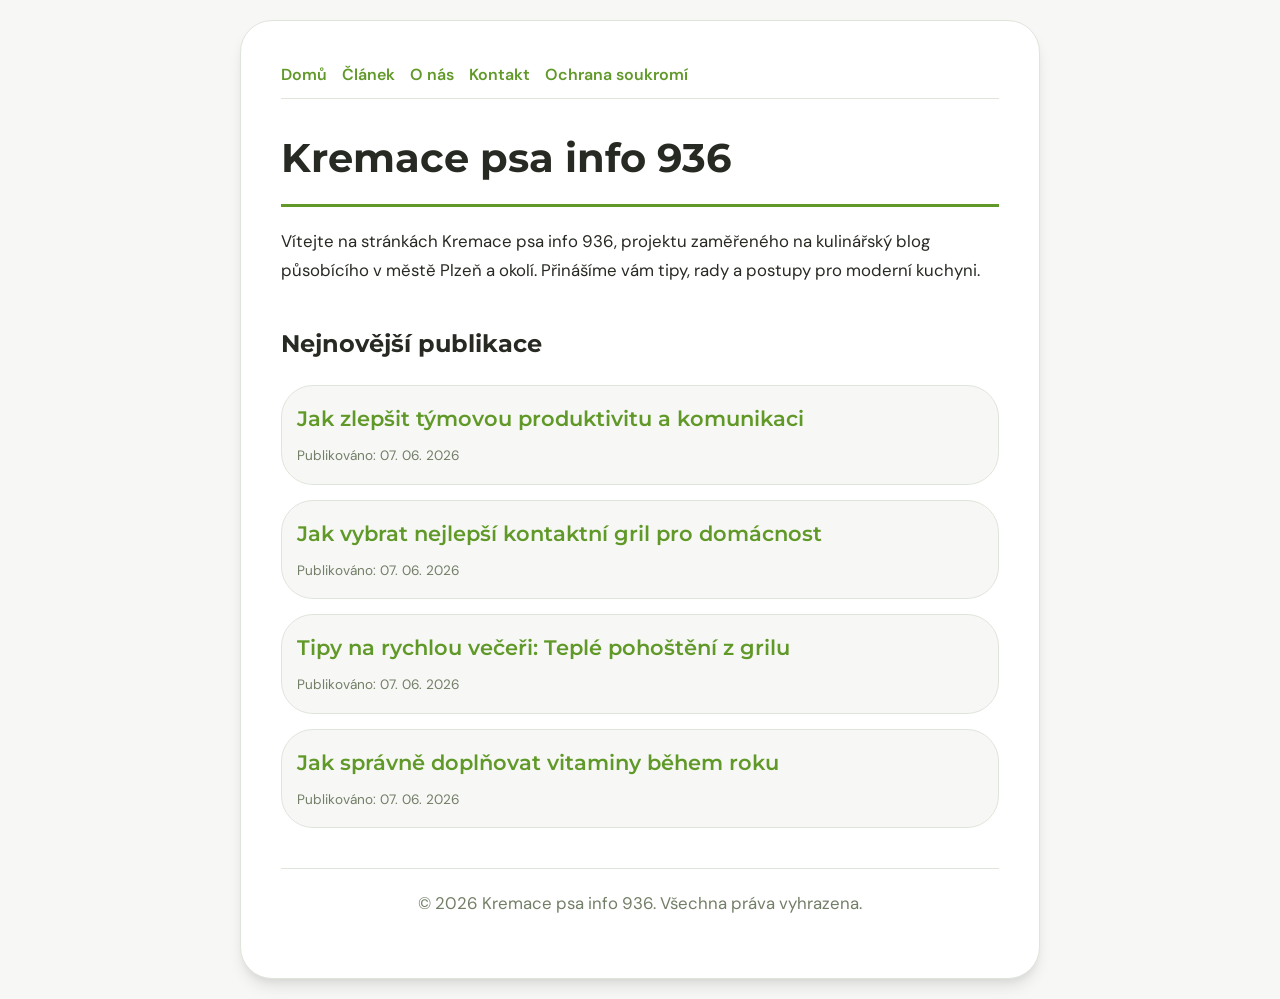
<file: index.html>
<!DOCTYPE html>
<html lang="cs">
<head>
    <meta charset="UTF-8">
    <meta name="viewport" content="width=device-width, initial-scale=1.0">
    <title>Kremace psa info 936 | Kulinářský blog - Plzeň</title>
    <meta name="description" content="Vítejte na stránkách Kremace psa info 936, projektu zaměřeného na kulinářský blog působícího v městě Plzeň a okolí. Přinášíme vám tipy, rady a postupy pro moderní kuchyni.">
    <meta name="geo.region" content="CZ" />
    <meta name="geo.placename" content="Plzeň" />
    <meta name="geo.position" content="49.7384;13.3736" />
    <meta name="ICBM" content="49.7384, 13.3736" />
    <link rel="stylesheet" href="style.css">
    <script type="application/ld+json">
{
  "@context": "https://schema.org",
  "@type": "LocalBusiness",
  "name": "Kremace psa info 936",
  "url": "https://kremace-psa-info-936.github.io",
  "telephone": "+420 377 555 321",
  "address": {
    "@type": "PostalAddress",
    "addressLocality": "Plzeň",
    "addressRegion": "Plzeňský",
    "postalCode": "301 00",
    "addressCountry": "CZ"
  },
  "geo": {
    "@type": "GeoCoordinates",
    "latitude": 49.7384,
    "longitude": 13.3736
  }
}
</script>
</head>
<body>
    
        <div class="container" style="max-width: 800px;">
            <nav style="display: flex; gap: 15px; margin-bottom: 25px; border-bottom: 1px solid var(--border-color); padding-bottom: 10px; overflow-x: auto; flex-wrap: wrap;">
            <a href="index.html">Domů</a>
            <a href="jak-zlepsit-tymovou-produktivitu-a-komunikaci.html">Článek</a>
            <a href="about.html">O nás</a>
            <a href="contact.html">Kontakt</a>
            <a href="privacy.html">Ochrana soukromí</a>
        </nav>
            <h1>Kremace psa info 936</h1>
            <p>Vítejte na stránkách Kremace psa info 936, projektu zaměřeného na kulinářský blog působícího v městě Plzeň a okolí. Přinášíme vám tipy, rady a postupy pro moderní kuchyni.</p>
            <h2 style="margin-top: 40px;">Nejnovější publikace</h2>
            <ul style="list-style-type: none; padding-left: 0;">
                <li style="background: var(--bg-color); padding: 15px; border-radius: var(--border-radius); border: 1px solid var(--border-color); margin-bottom: 15px;">
                <h3 style="margin-bottom: 5px; font-size: 1.3rem;"><a href="jak-zlepsit-tymovou-produktivitu-a-komunikaci.html">Jak zlepšit týmovou produktivitu a komunikaci</a></h3>
                <span style="font-size:0.85rem; color: var(--muted-text)">Publikováno: 07. 06. 2026</span>
            </li>
<li style="background: var(--bg-color); padding: 15px; border-radius: var(--border-radius); border: 1px solid var(--border-color); margin-bottom: 15px;">
                <h3 style="margin-bottom: 5px; font-size: 1.3rem;"><a href="jak-vybrat-nejlepsi-kontaktni-gril-pro-domacnost.html">Jak vybrat nejlepší kontaktní gril pro domácnost</a></h3>
                <span style="font-size:0.85rem; color: var(--muted-text)">Publikováno: 07. 06. 2026</span>
            </li>
<li style="background: var(--bg-color); padding: 15px; border-radius: var(--border-radius); border: 1px solid var(--border-color); margin-bottom: 15px;">
                <h3 style="margin-bottom: 5px; font-size: 1.3rem;"><a href="tipy-na-rychlou-veceri-teple-pohosteni-z-grilu.html">Tipy na rychlou večeři: Teplé pohoštění z grilu</a></h3>
                <span style="font-size:0.85rem; color: var(--muted-text)">Publikováno: 07. 06. 2026</span>
            </li>
<li style="background: var(--bg-color); padding: 15px; border-radius: var(--border-radius); border: 1px solid var(--border-color); margin-bottom: 15px;">
                <h3 style="margin-bottom: 5px; font-size: 1.3rem;"><a href="jak-spravne-doplnovat-vitaminy-behem-roku.html">Jak správně doplňovat vitaminy během roku</a></h3>
                <span style="font-size:0.85rem; color: var(--muted-text)">Publikováno: 07. 06. 2026</span>
            </li>

            </ul>
            <footer>
                <p>&copy; 2026 Kremace psa info 936. Všechna práva vyhrazena.</p>
            </footer>
        </div>
        
</body>
</html>
</file>
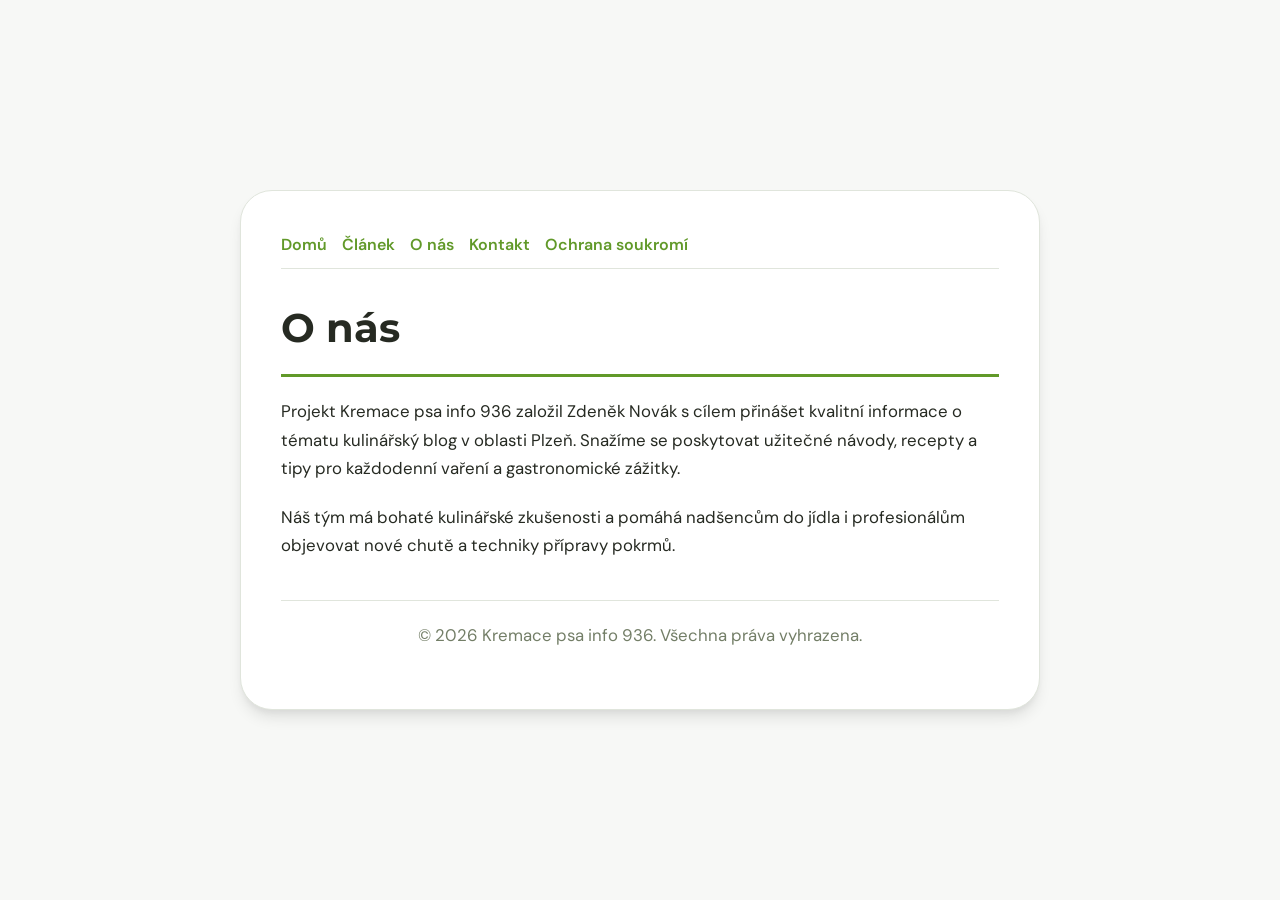
<file: about.html>
<!DOCTYPE html>
<html lang="cs">
<head>
    <meta charset="UTF-8">
    <meta name="viewport" content="width=device-width, initial-scale=1.0">
    <title>O nás | Kremace psa info 936</title>
    <meta name="description" content="Projekt Kremace psa info 936 založil Zdeněk Novák s cílem přinášet kvalitní informace o tématu kulinářský blog v oblasti Plzeň. Snažíme se poskytovat užitečné návody, recepty a tipy pro každodenní vaření a gastronomické zážitky.">
    <meta name="geo.region" content="CZ" />
    <meta name="geo.placename" content="Plzeň" />
    <meta name="geo.position" content="49.7384;13.3736" />
    <meta name="ICBM" content="49.7384, 13.3736" />
    <link rel="stylesheet" href="style.css">
</head>
<body>
    
        <div class="container" style="max-width: 800px;">
            <nav style="display: flex; gap: 15px; margin-bottom: 25px; border-bottom: 1px solid var(--border-color); padding-bottom: 10px; overflow-x: auto; flex-wrap: wrap;">
            <a href="index.html">Domů</a>
            <a href="jak-zlepsit-tymovou-produktivitu-a-komunikaci.html">Článek</a>
            <a href="about.html">O nás</a>
            <a href="contact.html">Kontakt</a>
            <a href="privacy.html">Ochrana soukromí</a>
        </nav>
            <h1>O nás</h1>
            <p>Projekt Kremace psa info 936 založil Zdeněk Novák s cílem přinášet kvalitní informace o tématu kulinářský blog v oblasti Plzeň. Snažíme se poskytovat užitečné návody, recepty a tipy pro každodenní vaření a gastronomické zážitky.</p>
            <p>Náš tým má bohaté kulinářské zkušenosti a pomáhá nadšencům do jídla i profesionálům objevovat nové chutě a techniky přípravy pokrmů.</p>
            <footer>
                <p>&copy; 2026 Kremace psa info 936. Všechna práva vyhrazena.</p>
            </footer>
        </div>
        
</body>
</html>
</file>
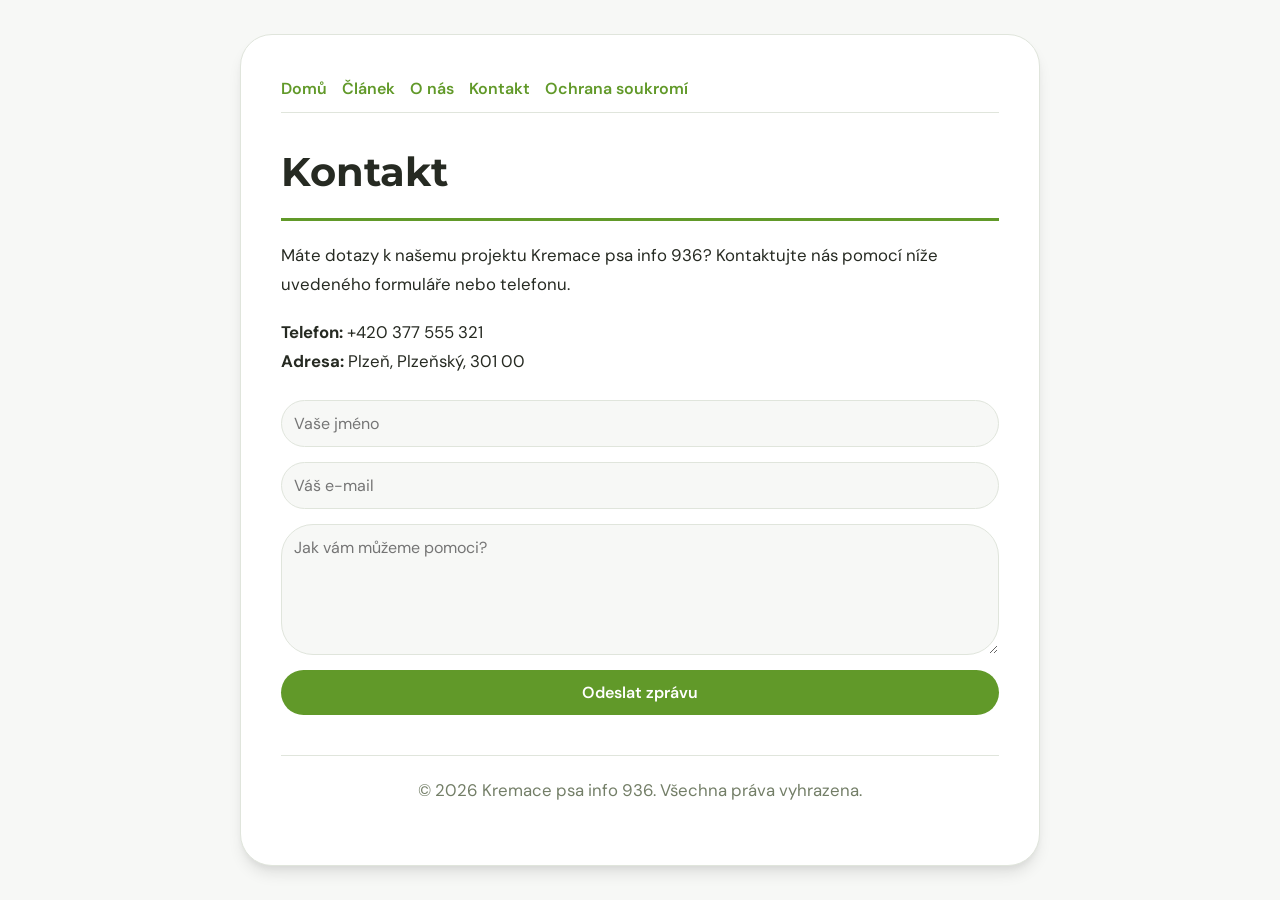
<file: contact.html>
<!DOCTYPE html>
<html lang="cs">
<head>
    <meta charset="UTF-8">
    <meta name="viewport" content="width=device-width, initial-scale=1.0">
    <title>Kontakt | Kremace psa info 936</title>
    <meta name="description" content="Máte dotazy k našemu projektu Kremace psa info 936? Kontaktujte nás pomocí níže uvedeného formuláře nebo telefonu.">
    <meta name="geo.region" content="CZ" />
    <meta name="geo.placename" content="Plzeň" />
    <meta name="geo.position" content="49.7384;13.3736" />
    <meta name="ICBM" content="49.7384, 13.3736" />
    <link rel="stylesheet" href="style.css">
</head>
<body>
    
        <div class="container" style="max-width: 800px;">
            <nav style="display: flex; gap: 15px; margin-bottom: 25px; border-bottom: 1px solid var(--border-color); padding-bottom: 10px; overflow-x: auto; flex-wrap: wrap;">
            <a href="index.html">Domů</a>
            <a href="jak-zlepsit-tymovou-produktivitu-a-komunikaci.html">Článek</a>
            <a href="about.html">O nás</a>
            <a href="contact.html">Kontakt</a>
            <a href="privacy.html">Ochrana soukromí</a>
        </nav>
            <h1>Kontakt</h1>
            <p>Máte dotazy k našemu projektu Kremace psa info 936? Kontaktujte nás pomocí níže uvedeného formuláře nebo telefonu.</p>
            <p><strong>Telefon:</strong> +420 377 555 321<br><strong>Adresa:</strong> Plzeň, Plzeňský, 301 00</p>
            <form action="https://formspree.io/f/placeholder" method="POST">
                <input type="text" name="name" placeholder="Vaše jméno" required>
                <input type="email" name="email" placeholder="Váš e-mail" required>
                <textarea name="message" placeholder="Jak vám můžeme pomoci?" rows="5" required></textarea>
                <button type="submit">Odeslat zprávu</button>
            </form>
            <footer>
                <p>&copy; 2026 Kremace psa info 936. Všechna práva vyhrazena.</p>
            </footer>
        </div>
        
</body>
</html>
</file>
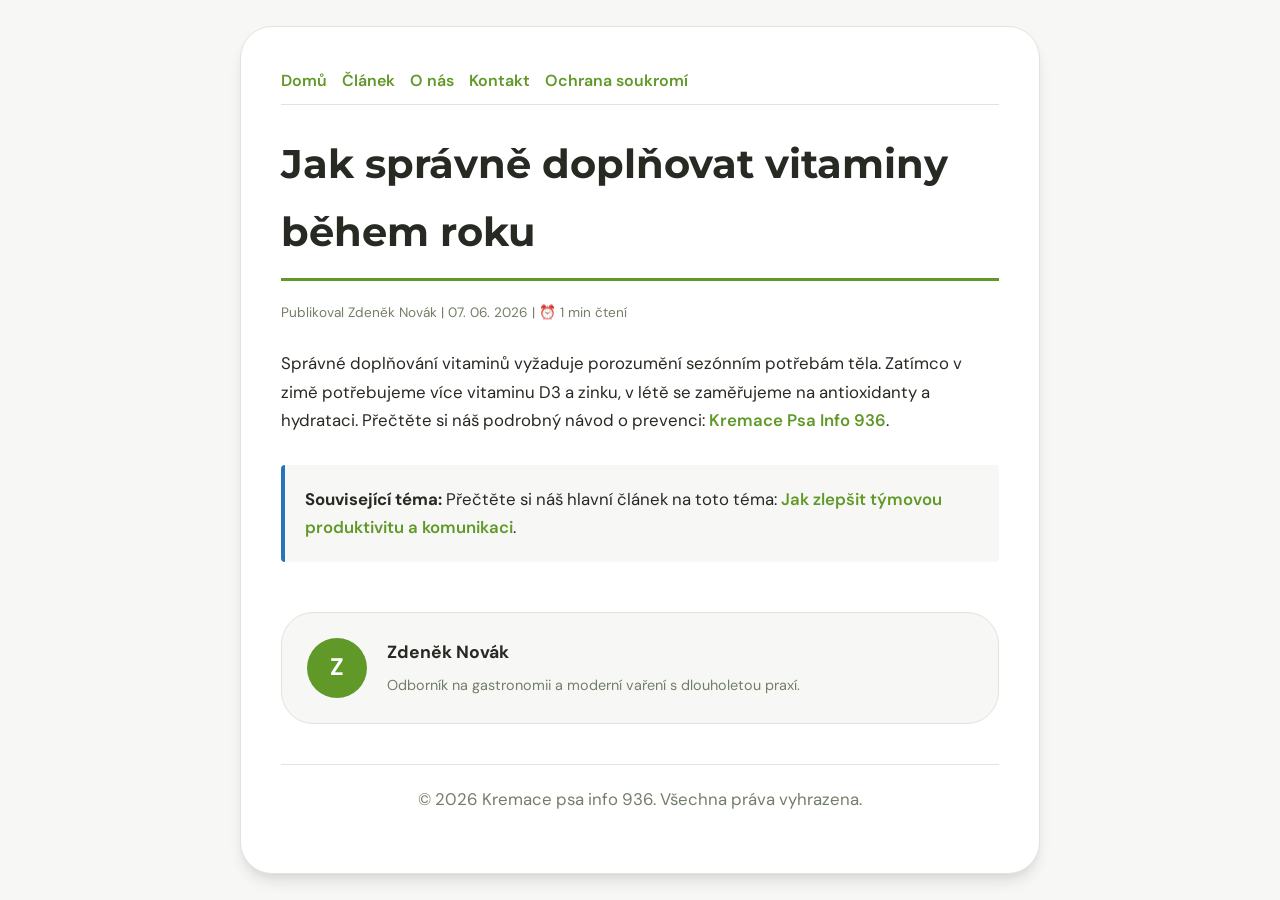
<file: jak-spravne-doplnovat-vitaminy-behem-roku.html>
<!DOCTYPE html>
<html lang="cs">
<head>
    <meta charset="UTF-8">
    <meta name="viewport" content="width=device-width, initial-scale=1.0">
    <title>Jak správně doplňovat vitaminy během roku - Kremace psa info 936</title>
    <meta name="description" content="Jak správně doplňovat vitaminy během roku">
    <meta name="geo.region" content="CZ" />
    <meta name="geo.placename" content="Plzeň" />
    <meta name="geo.position" content="49.7384;13.3736" />
    <meta name="ICBM" content="49.7384, 13.3736" />
    <link rel="stylesheet" href="style.css">
</head>
<body>
    
            <div class="container" style="max-width: 800px;">
                <nav style="display: flex; gap: 15px; margin-bottom: 25px; border-bottom: 1px solid var(--border-color); padding-bottom: 10px; overflow-x: auto; flex-wrap: wrap;">
            <a href="index.html">Domů</a>
            <a href="jak-zlepsit-tymovou-produktivitu-a-komunikaci.html">Článek</a>
            <a href="about.html">O nás</a>
            <a href="contact.html">Kontakt</a>
            <a href="privacy.html">Ochrana soukromí</a>
        </nav>
                <h1>Jak správně doplňovat vitaminy během roku</h1>
                <div style="font-size:0.85rem; color: var(--muted-text); margin-bottom: 25px;">
                    Publikoval Zdeněk Novák | 07. 06. 2026 | ⏰ 1 min čtení
                </div>
                <article style="margin-top: 20px;">
                    <p>Správné doplňování vitaminů vyžaduje porozumění sezónním potřebám těla. Zatímco v zimě potřebujeme více vitaminu D3 a zinku, v létě se zaměřujeme na antioxidanty a hydrataci. Přečtěte si náš podrobný návod o prevenci: <a href="https://kremace-psa-portal-230.pages.dev/efektivni-rizeni-projektu-a-moderni-pracovni-postupy.html">Kremace Psa Info 936</a>.</p>
                    <div class="link-resource" style="margin-top: 30px; padding: 20px; border-left: 4px solid var(--accent-color); background: var(--bg-color); border-radius: 4px;"><p style="margin: 0;"><strong>Související téma:</strong> Přečtěte si náš hlavní článek na toto téma: <a href="jak-zlepsit-tymovou-produktivitu-a-komunikaci.html">Jak zlepšit týmovou produktivitu a komunikaci</a>.</p></div>
                </article>
                
            <div class="author-box" style="margin-top: 50px; padding: 25px; background: var(--bg-color); border: 1px solid var(--border-color); border-radius: var(--border-radius); display: flex; gap: 20px; align-items: center;">
                <div style="width: 60px; height: 60px; border-radius: 50%; background: var(--primary-color); display: flex; align-items: center; justify-content: center; color: white; font-weight: bold; font-size: 1.5rem;">Z</div>
                <div>
                    <h4 style="margin-bottom: 5px; font-weight: bold; font-size: 1.1rem;">Zdeněk Novák</h4>
                    <p style="margin: 0; font-size: 0.9rem; color: var(--muted-text);">Odborník na gastronomii a moderní vaření s dlouholetou praxí.</p>
                </div>
            </div>
            
                <footer>
                    <p>&copy; 2026 Kremace psa info 936. Všechna práva vyhrazena.</p>
                </footer>
            </div>
            
</body>
</html>
</file>
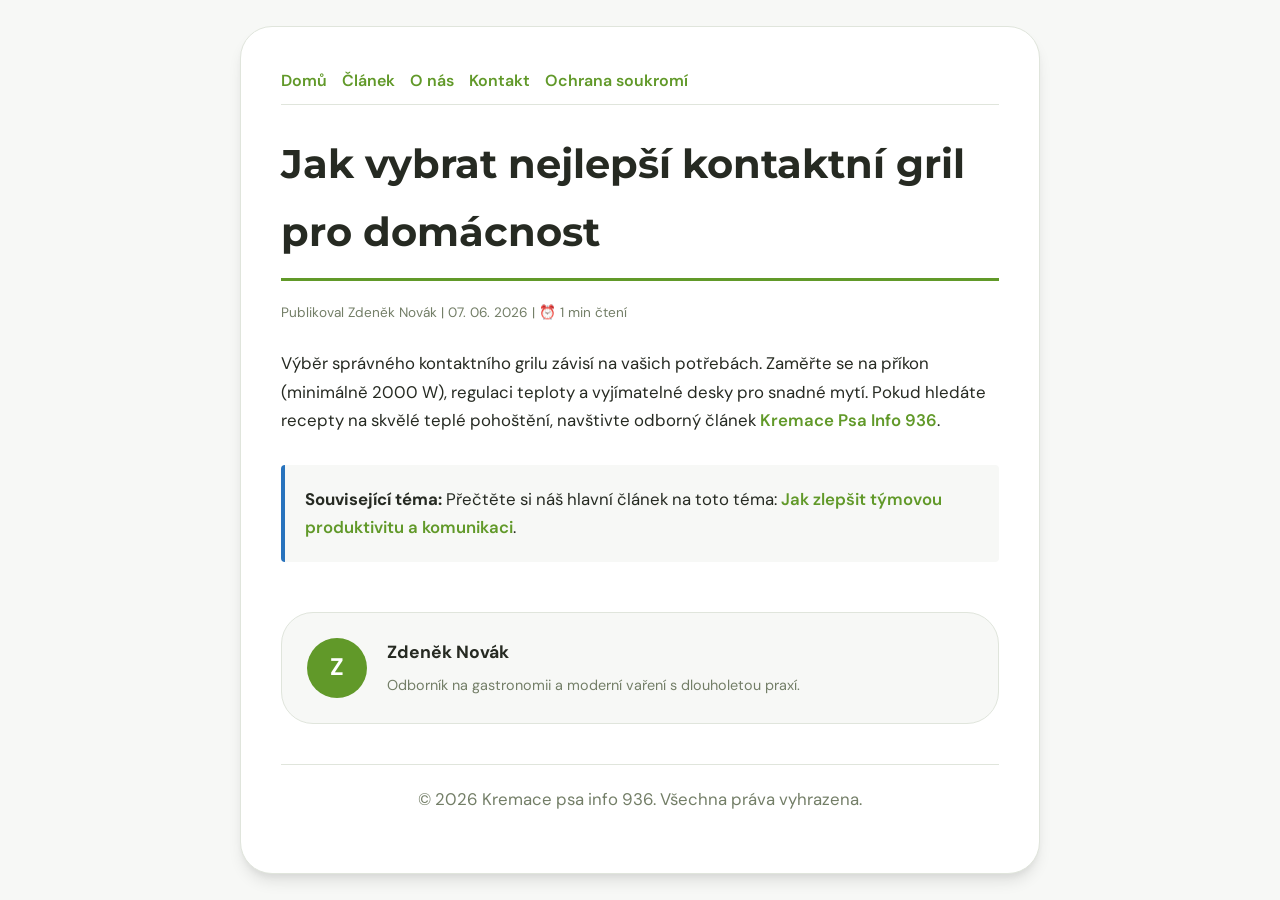
<file: jak-vybrat-nejlepsi-kontaktni-gril-pro-domacnost.html>
<!DOCTYPE html>
<html lang="cs">
<head>
    <meta charset="UTF-8">
    <meta name="viewport" content="width=device-width, initial-scale=1.0">
    <title>Jak vybrat nejlepší kontaktní gril pro domácnost - Kremace psa info 936</title>
    <meta name="description" content="Jak vybrat nejlepší kontaktní gril pro domácnost">
    <meta name="geo.region" content="CZ" />
    <meta name="geo.placename" content="Plzeň" />
    <meta name="geo.position" content="49.7384;13.3736" />
    <meta name="ICBM" content="49.7384, 13.3736" />
    <link rel="stylesheet" href="style.css">
</head>
<body>
    
            <div class="container" style="max-width: 800px;">
                <nav style="display: flex; gap: 15px; margin-bottom: 25px; border-bottom: 1px solid var(--border-color); padding-bottom: 10px; overflow-x: auto; flex-wrap: wrap;">
            <a href="index.html">Domů</a>
            <a href="jak-zlepsit-tymovou-produktivitu-a-komunikaci.html">Článek</a>
            <a href="about.html">O nás</a>
            <a href="contact.html">Kontakt</a>
            <a href="privacy.html">Ochrana soukromí</a>
        </nav>
                <h1>Jak vybrat nejlepší kontaktní gril pro domácnost</h1>
                <div style="font-size:0.85rem; color: var(--muted-text); margin-bottom: 25px;">
                    Publikoval Zdeněk Novák | 07. 06. 2026 | ⏰ 1 min čtení
                </div>
                <article style="margin-top: 20px;">
                    <p>Výběr správného kontaktního grilu závisí na vašich potřebách. Zaměřte se na příkon (minimálně 2000 W), regulaci teploty a vyjímatelné desky pro snadné mytí. Pokud hledáte recepty na skvělé teplé pohoštění, navštivte odborný článek <a href="https://kremace-psa-portal-230.pages.dev/efektivni-rizeni-projektu-a-moderni-pracovni-postupy.html">Kremace Psa Info 936</a>.</p>
                    <div class="link-resource" style="margin-top: 30px; padding: 20px; border-left: 4px solid var(--accent-color); background: var(--bg-color); border-radius: 4px;"><p style="margin: 0;"><strong>Související téma:</strong> Přečtěte si náš hlavní článek na toto téma: <a href="jak-zlepsit-tymovou-produktivitu-a-komunikaci.html">Jak zlepšit týmovou produktivitu a komunikaci</a>.</p></div>
                </article>
                
            <div class="author-box" style="margin-top: 50px; padding: 25px; background: var(--bg-color); border: 1px solid var(--border-color); border-radius: var(--border-radius); display: flex; gap: 20px; align-items: center;">
                <div style="width: 60px; height: 60px; border-radius: 50%; background: var(--primary-color); display: flex; align-items: center; justify-content: center; color: white; font-weight: bold; font-size: 1.5rem;">Z</div>
                <div>
                    <h4 style="margin-bottom: 5px; font-weight: bold; font-size: 1.1rem;">Zdeněk Novák</h4>
                    <p style="margin: 0; font-size: 0.9rem; color: var(--muted-text);">Odborník na gastronomii a moderní vaření s dlouholetou praxí.</p>
                </div>
            </div>
            
                <footer>
                    <p>&copy; 2026 Kremace psa info 936. Všechna práva vyhrazena.</p>
                </footer>
            </div>
            
</body>
</html>
</file>
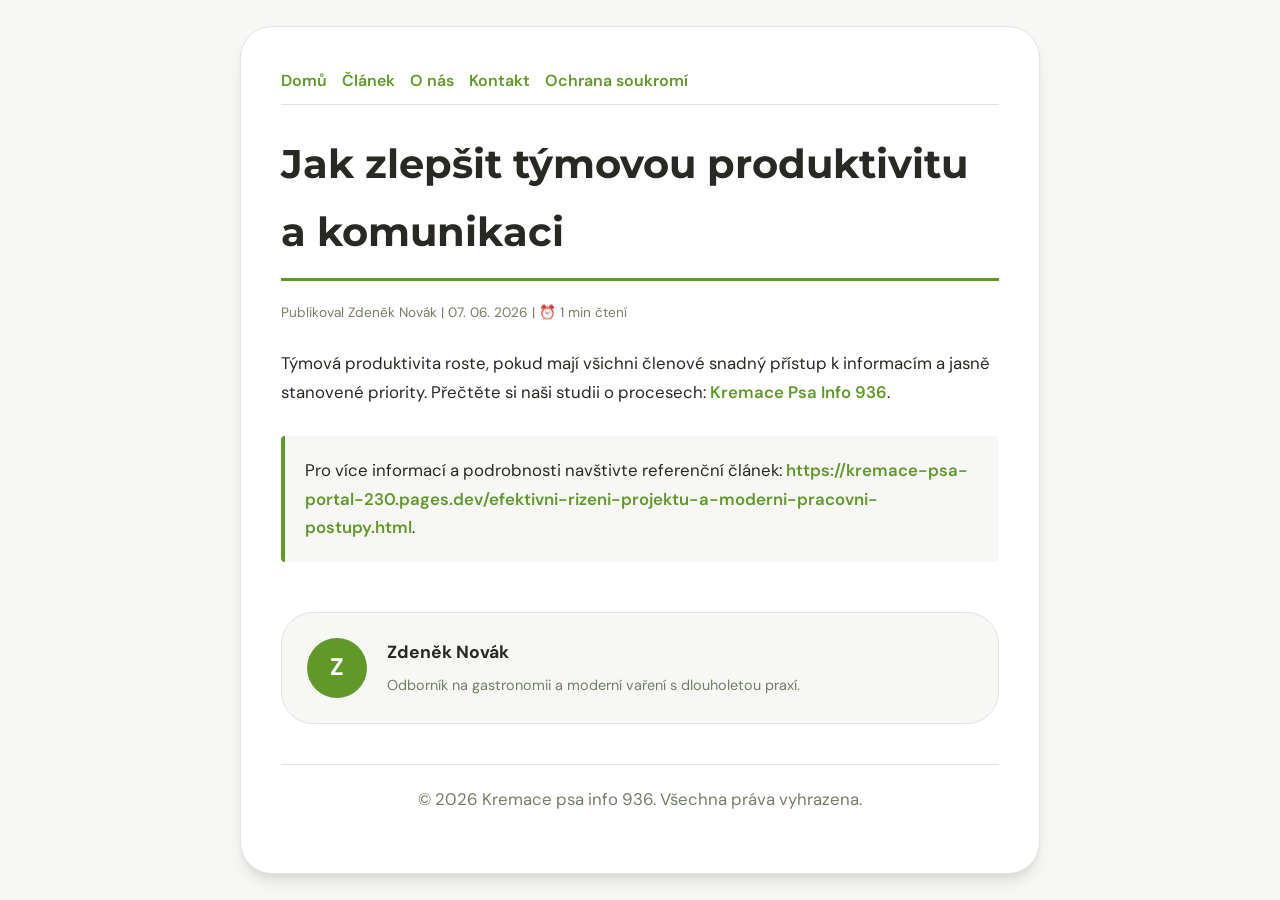
<file: jak-zlepsit-tymovou-produktivitu-a-komunikaci.html>
<!DOCTYPE html>
<html lang="cs">
<head>
    <meta charset="UTF-8">
    <meta name="viewport" content="width=device-width, initial-scale=1.0">
    <title>Jak zlepšit týmovou produktivitu a komunikaci - Kremace psa info 936</title>
    <meta name="description" content="Jak zlepšit týmovou produktivitu a komunikaci">
    <meta name="geo.region" content="CZ" />
    <meta name="geo.placename" content="Plzeň" />
    <meta name="geo.position" content="49.7384;13.3736" />
    <meta name="ICBM" content="49.7384, 13.3736" />
    <link rel="stylesheet" href="style.css">
</head>
<body>
    
            <div class="container" style="max-width: 800px;">
                <nav style="display: flex; gap: 15px; margin-bottom: 25px; border-bottom: 1px solid var(--border-color); padding-bottom: 10px; overflow-x: auto; flex-wrap: wrap;">
            <a href="index.html">Domů</a>
            <a href="jak-zlepsit-tymovou-produktivitu-a-komunikaci.html">Článek</a>
            <a href="about.html">O nás</a>
            <a href="contact.html">Kontakt</a>
            <a href="privacy.html">Ochrana soukromí</a>
        </nav>
                <h1>Jak zlepšit týmovou produktivitu a komunikaci</h1>
                <div style="font-size:0.85rem; color: var(--muted-text); margin-bottom: 25px;">
                    Publikoval Zdeněk Novák | 07. 06. 2026 | ⏰ 1 min čtení
                </div>
                <article style="margin-top: 20px;">
                    <p>Týmová produktivita roste, pokud mají všichni členové snadný přístup k informacím a jasně stanovené priority. Přečtěte si naši studii o procesech: <a href="https://kremace-psa-portal-230.pages.dev/efektivni-rizeni-projektu-a-moderni-pracovni-postupy.html">Kremace Psa Info 936</a>.</p>
                    <div class="link-resource" style="margin-top: 30px; padding: 20px; border-left: 4px solid var(--primary-color); background: var(--bg-color); border-radius: 4px;"><p style="margin: 0;">Pro více informací a podrobnosti navštivte referenční článek: <strong><a href="https://kremace-psa-portal-230.pages.dev/efektivni-rizeni-projektu-a-moderni-pracovni-postupy.html">https://kremace-psa-portal-230.pages.dev/efektivni-rizeni-projektu-a-moderni-pracovni-postupy.html</a></strong>.</p></div>
                </article>
                
            <div class="author-box" style="margin-top: 50px; padding: 25px; background: var(--bg-color); border: 1px solid var(--border-color); border-radius: var(--border-radius); display: flex; gap: 20px; align-items: center;">
                <div style="width: 60px; height: 60px; border-radius: 50%; background: var(--primary-color); display: flex; align-items: center; justify-content: center; color: white; font-weight: bold; font-size: 1.5rem;">Z</div>
                <div>
                    <h4 style="margin-bottom: 5px; font-weight: bold; font-size: 1.1rem;">Zdeněk Novák</h4>
                    <p style="margin: 0; font-size: 0.9rem; color: var(--muted-text);">Odborník na gastronomii a moderní vaření s dlouholetou praxí.</p>
                </div>
            </div>
            
                <footer>
                    <p>&copy; 2026 Kremace psa info 936. Všechna práva vyhrazena.</p>
                </footer>
            </div>
            
</body>
</html>
</file>
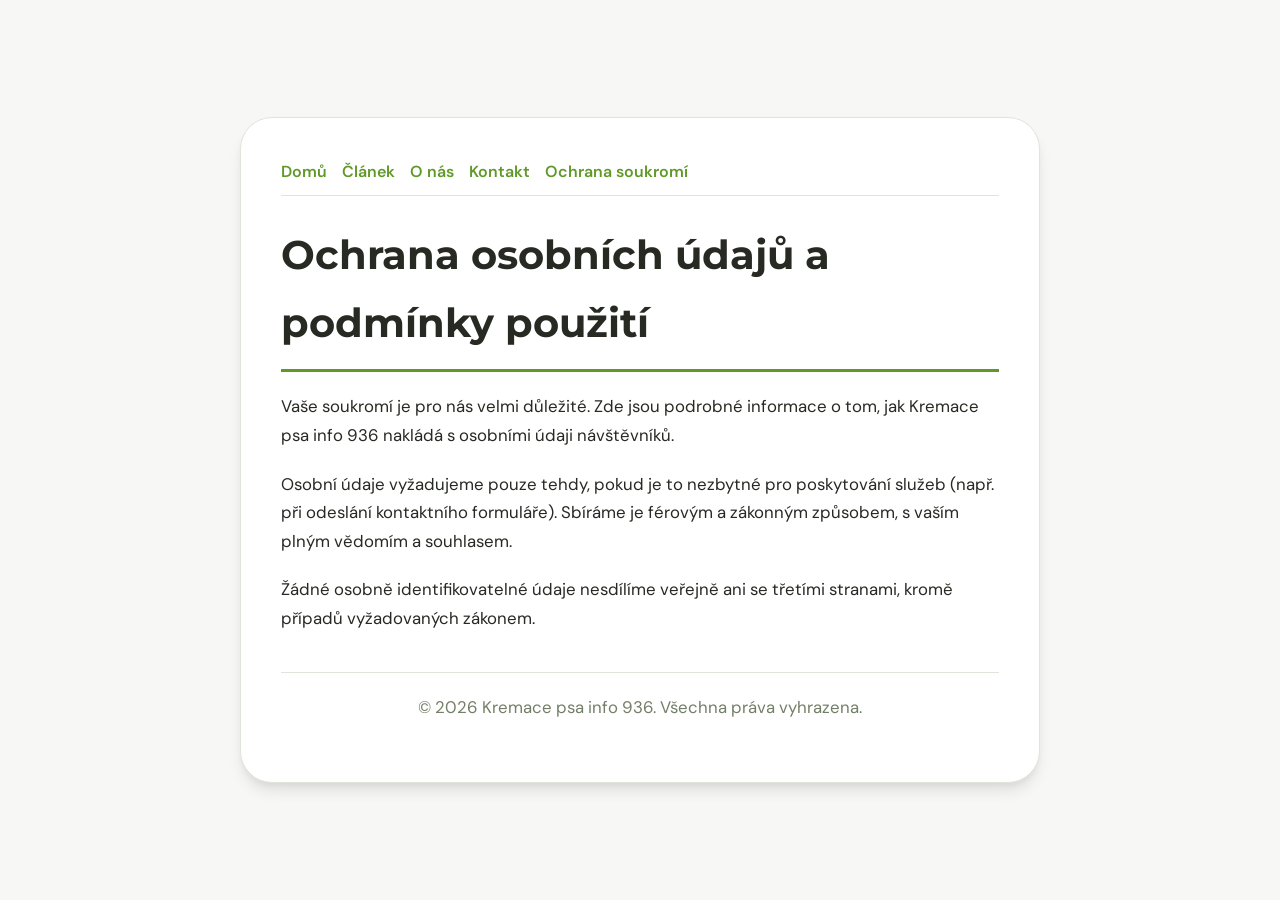
<file: privacy.html>
<!DOCTYPE html>
<html lang="cs">
<head>
    <meta charset="UTF-8">
    <meta name="viewport" content="width=device-width, initial-scale=1.0">
    <title>Ochrana osobních údajů a podmínky použití - Kremace psa info 936</title>
    <meta name="description" content="Vaše soukromí je pro nás velmi důležité. Zde jsou podrobné informace o tom, jak Kremace psa info 936 nakládá s osobními údaji návštěvníků.">
    <meta name="geo.region" content="CZ" />
    <meta name="geo.placename" content="Plzeň" />
    <meta name="geo.position" content="49.7384;13.3736" />
    <meta name="ICBM" content="49.7384, 13.3736" />
    <link rel="stylesheet" href="style.css">
</head>
<body>
    
        <div class="container" style="max-width: 800px;">
            <nav style="display: flex; gap: 15px; margin-bottom: 25px; border-bottom: 1px solid var(--border-color); padding-bottom: 10px; overflow-x: auto; flex-wrap: wrap;">
            <a href="index.html">Domů</a>
            <a href="jak-zlepsit-tymovou-produktivitu-a-komunikaci.html">Článek</a>
            <a href="about.html">O nás</a>
            <a href="contact.html">Kontakt</a>
            <a href="privacy.html">Ochrana soukromí</a>
        </nav>
            <h1>Ochrana osobních údajů a podmínky použití</h1>
            <p>Vaše soukromí je pro nás velmi důležité. Zde jsou podrobné informace o tom, jak Kremace psa info 936 nakládá s osobními údaji návštěvníků.</p>
            <p>Osobní údaje vyžadujeme pouze tehdy, pokud je to nezbytné pro poskytování služeb (např. při odeslání kontaktního formuláře). Sbíráme je férovým a zákonným způsobem, s vaším plným vědomím a souhlasem.</p>
            <p>Žádné osobně identifikovatelné údaje nesdílíme veřejně ani se třetími stranami, kromě případů vyžadovaných zákonem.</p>
            <footer>
                <p>&copy; 2026 Kremace psa info 936. Všechna práva vyhrazena.</p>
            </footer>
        </div>
        
</body>
</html>
</file>
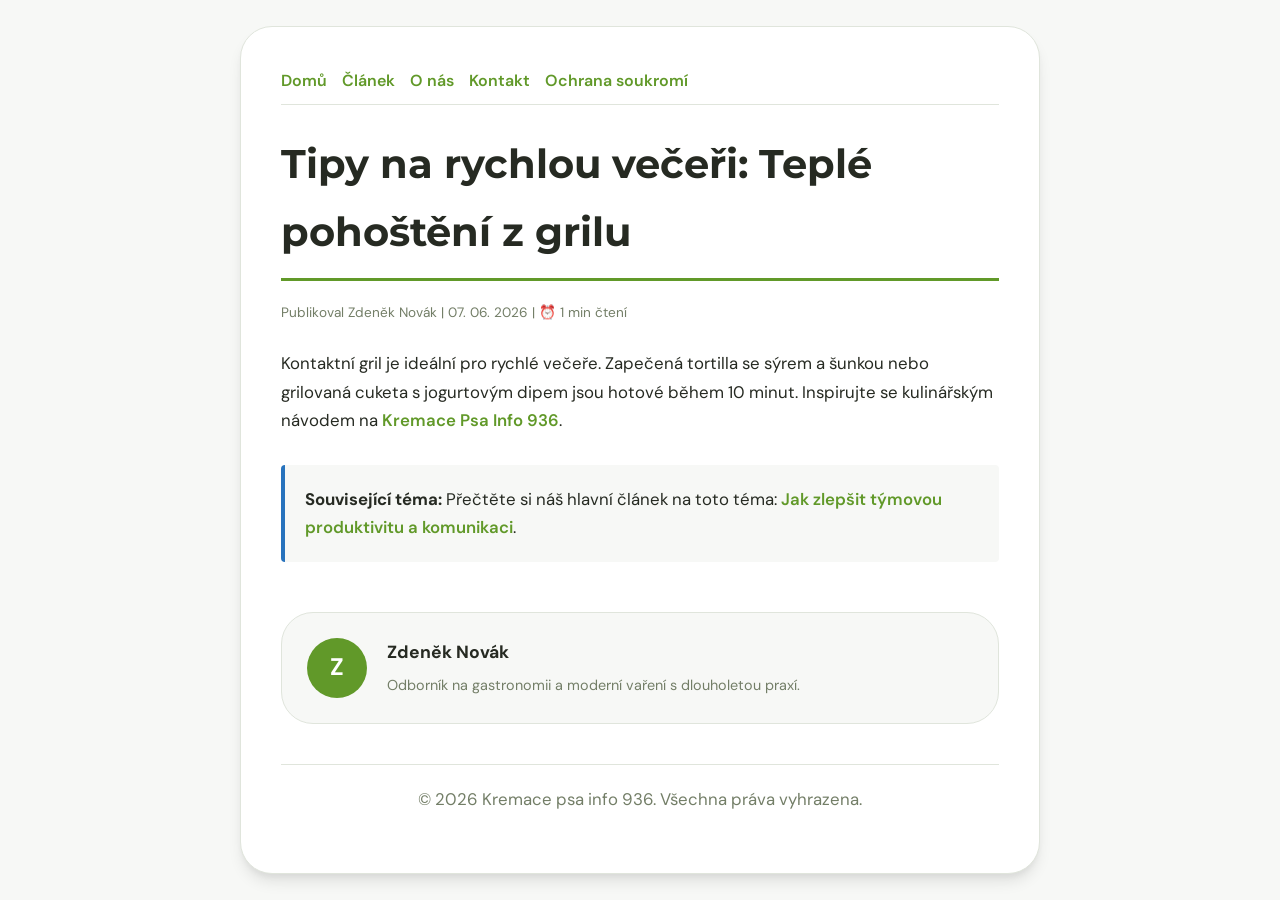
<file: tipy-na-rychlou-veceri-teple-pohosteni-z-grilu.html>
<!DOCTYPE html>
<html lang="cs">
<head>
    <meta charset="UTF-8">
    <meta name="viewport" content="width=device-width, initial-scale=1.0">
    <title>Tipy na rychlou večeři: Teplé pohoštění z grilu - Kremace psa info 936</title>
    <meta name="description" content="Tipy na rychlou večeři: Teplé pohoštění z grilu">
    <meta name="geo.region" content="CZ" />
    <meta name="geo.placename" content="Plzeň" />
    <meta name="geo.position" content="49.7384;13.3736" />
    <meta name="ICBM" content="49.7384, 13.3736" />
    <link rel="stylesheet" href="style.css">
</head>
<body>
    
            <div class="container" style="max-width: 800px;">
                <nav style="display: flex; gap: 15px; margin-bottom: 25px; border-bottom: 1px solid var(--border-color); padding-bottom: 10px; overflow-x: auto; flex-wrap: wrap;">
            <a href="index.html">Domů</a>
            <a href="jak-zlepsit-tymovou-produktivitu-a-komunikaci.html">Článek</a>
            <a href="about.html">O nás</a>
            <a href="contact.html">Kontakt</a>
            <a href="privacy.html">Ochrana soukromí</a>
        </nav>
                <h1>Tipy na rychlou večeři: Teplé pohoštění z grilu</h1>
                <div style="font-size:0.85rem; color: var(--muted-text); margin-bottom: 25px;">
                    Publikoval Zdeněk Novák | 07. 06. 2026 | ⏰ 1 min čtení
                </div>
                <article style="margin-top: 20px;">
                    <p>Kontaktní gril je ideální pro rychlé večeře. Zapečená tortilla se sýrem a šunkou nebo grilovaná cuketa s jogurtovým dipem jsou hotové během 10 minut. Inspirujte se kulinářským návodem na <a href="https://kremace-psa-portal-230.pages.dev/efektivni-rizeni-projektu-a-moderni-pracovni-postupy.html">Kremace Psa Info 936</a>.</p>
                    <div class="link-resource" style="margin-top: 30px; padding: 20px; border-left: 4px solid var(--accent-color); background: var(--bg-color); border-radius: 4px;"><p style="margin: 0;"><strong>Související téma:</strong> Přečtěte si náš hlavní článek na toto téma: <a href="jak-zlepsit-tymovou-produktivitu-a-komunikaci.html">Jak zlepšit týmovou produktivitu a komunikaci</a>.</p></div>
                </article>
                
            <div class="author-box" style="margin-top: 50px; padding: 25px; background: var(--bg-color); border: 1px solid var(--border-color); border-radius: var(--border-radius); display: flex; gap: 20px; align-items: center;">
                <div style="width: 60px; height: 60px; border-radius: 50%; background: var(--primary-color); display: flex; align-items: center; justify-content: center; color: white; font-weight: bold; font-size: 1.5rem;">Z</div>
                <div>
                    <h4 style="margin-bottom: 5px; font-weight: bold; font-size: 1.1rem;">Zdeněk Novák</h4>
                    <p style="margin: 0; font-size: 0.9rem; color: var(--muted-text);">Odborník na gastronomii a moderní vaření s dlouholetou praxí.</p>
                </div>
            </div>
            
                <footer>
                    <p>&copy; 2026 Kremace psa info 936. Všechna práva vyhrazena.</p>
                </footer>
            </div>
            
</body>
</html>
</file>
<file: style.css>
@import url('https://fonts.googleapis.com/css2?family=Montserrat:wght@700&family=DM+Sans:wght@400;600&display=swap');

:root {
    --bg-color: hsl(90, 15%, 97%);
    --card-bg: hsl(90, 15%, 100%);
    --text-color: hsl(90, 10%, 15%);
    --muted-text: hsl(90, 10%, 45%);
    --primary-color: hsl(90, 58%, 38%);
    --accent-color: hsl(210, 65%, 45%);
    --border-color: hsl(90, 15%, 88%);
    --border-radius: 32px;
    --shadow: 0 10px 15px -3px rgba(0, 0, 0, 0.1), 0 4px 6px -2px rgba(0, 0, 0, 0.05);
    --font-headline: 'Montserrat', sans-serif;
    --font-body: 'DM Sans', sans-serif;
}

* {
    box-sizing: border-box;
    margin: 0;
    padding: 0;
}

body {
    background-color: var(--bg-color);
    color: var(--text-color);
    font-family: var(--font-body);
    line-height: 1.7;
    padding: 20px;
    display: flex;
    justify-content: center;
    min-height: 100vh;
}

a {
    color: var(--primary-color);
    text-decoration: none;
    font-weight: 600;
    transition: color 0.2s ease;
}

a:hover {
    color: var(--accent-color);
    text-decoration: underline;
}

.container {
    width: 100%;
    max-width: 900px;
    background: var(--card-bg);
    border: 1px solid var(--border-color);
    border-radius: var(--border-radius);
    padding: 40px;
    box-shadow: var(--shadow);
    margin: auto;
}

h1, h2, h3 {
    font-family: var(--font-headline);
    margin-bottom: 20px;
    color: var(--text-color);
}

h1 {
    font-size: 2.5rem;
    border-bottom: 3px solid var(--primary-color);
    padding-bottom: 12px;
}

p {
    margin-bottom: 20px;
    font-size: 1.05rem;
}

ul {
    margin-bottom: 20px;
    padding-left: 20px;
}

li {
    margin-bottom: 8px;
}

form {
    display: flex;
    flex-direction: column;
    gap: 15px;
    margin-top: 25px;
}

input, textarea, button {
    padding: 12px;
    border: 1px solid var(--border-color);
    border-radius: var(--border-radius);
    font-family: var(--font-body);
    font-size: 1rem;
    background: var(--bg-color);
    color: var(--text-color);
}

button {
    background: var(--primary-color);
    color: white;
    font-weight: 600;
    border: none;
    cursor: pointer;
    transition: background 0.2s ease;
}

button:hover {
    background: var(--accent-color);
}

footer {
    margin-top: 40px;
    border-top: 1px solid var(--border-color);
    padding-top: 20px;
    font-size: 0.9rem;
    color: var(--muted-text);
    text-align: center;
}
</file>
